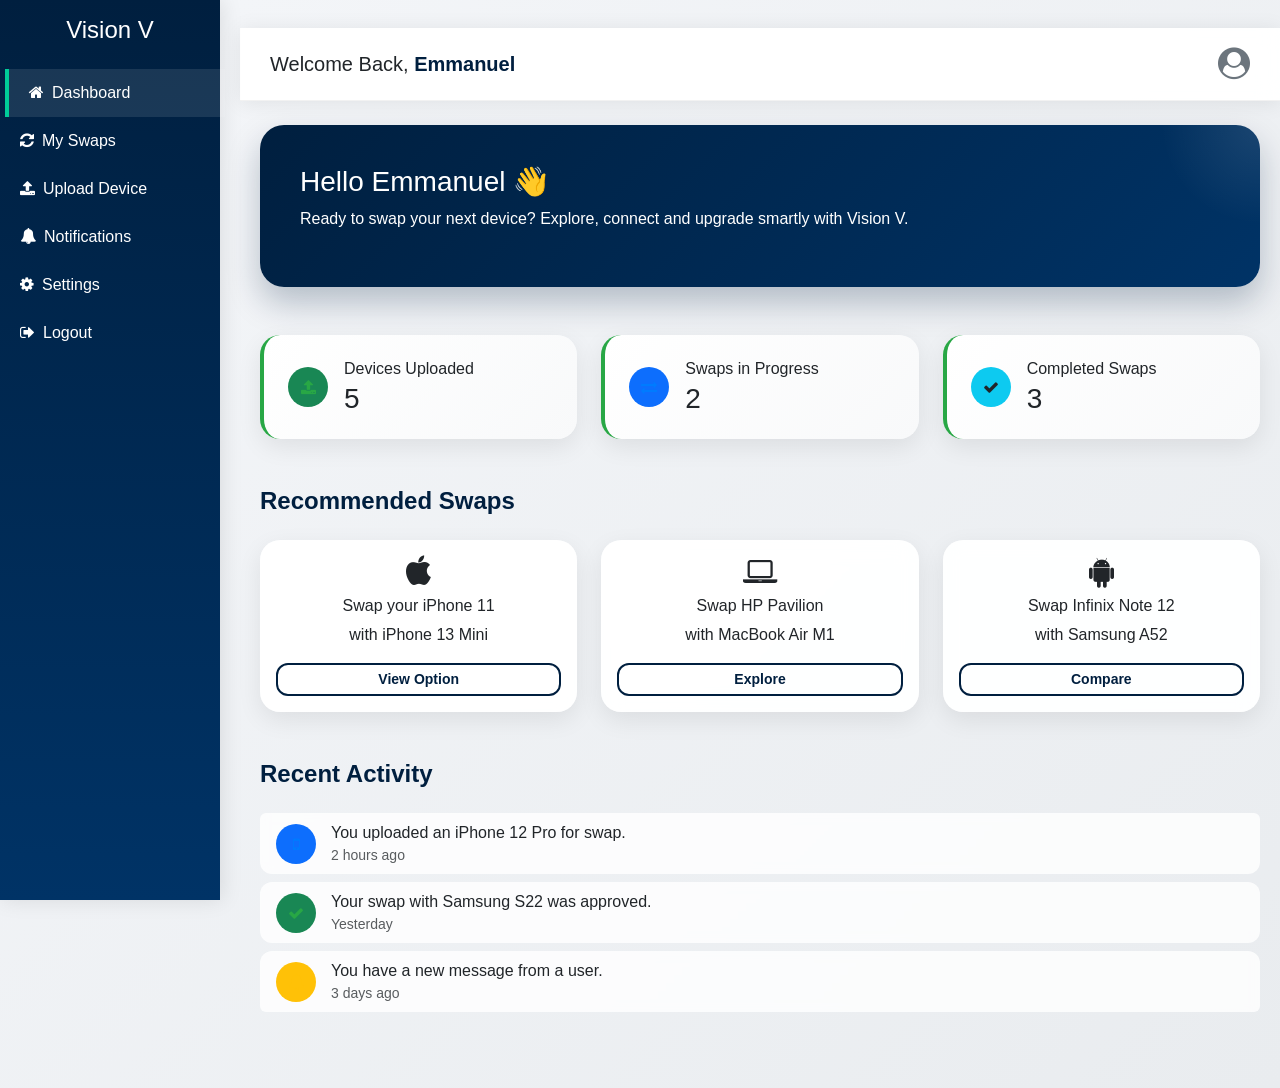
<file: home.html>
<!DOCTYPE html>
<html lang="en">
  <head>
    <meta charset="UTF-8" />
    <meta name="viewport" content="width=device-width, initial-scale=1" />
    <title>Dashboard | Vision V</title>
    <link
      href="https://cdn.jsdelivr.net/npm/bootstrap@5.3.2/dist/css/bootstrap.min.css"
      rel="stylesheet"
    />
    <link
      rel="stylesheet"
      href="https://maxcdn.bootstrapcdn.com/font-awesome/4.7.0/css/font-awesome.min.css"
    />
    <link rel="stylesheet" href="./style/index.css" />

    <style>
      body {
        background: linear-gradient(135deg, #f4f6f9 0%, #e9ecef 100%);
        font-family: "Segoe UI", sans-serif;
        margin: 0;
        padding: 0;
        min-height: 100vh;
      }

      .topbar {
        background: rgba(255, 255, 255, 0.95);
        backdrop-filter: blur(10px);
        padding: 20px 30px;
        box-shadow: 0 2px 20px rgba(0, 0, 0, 0.08);
        border-bottom: 1px solid rgba(0, 0, 0, 0.05);
        margin: -20px -20px 20px -20px;
      }

      .welcome-banner {
        background: linear-gradient(135deg, #001f3f 0%, #003366 100%);
        color: white;
        padding: 40px;
        border-radius: 1.5rem;
        margin-top: 20px;
        box-shadow: 0 1rem 2rem rgba(0, 31, 63, 0.25);
        position: relative;
        overflow: hidden;
      }

      .welcome-banner::before {
        content: "";
        position: absolute;
        top: 0;
        right: 0;
        width: 200px;
        height: 200px;
        background: radial-gradient(
          circle,
          rgba(255, 255, 255, 0.1) 0%,
          transparent 70%
        );
        border-radius: 50%;
        transform: translate(50%, -50%);
      }

      .card-box {
        border-radius: 1.25rem;
        box-shadow: 0 0.5rem 1.5rem rgba(0, 0, 0, 0.08);
        transition: all 0.3s ease;
        border: none;
        background: rgba(255, 255, 255, 0.95);
        backdrop-filter: blur(10px);
      }

      .card-box:hover {
        transform: translateY(-8px);
        box-shadow: 0 1rem 2.5rem rgba(0, 0, 0, 0.15);
      }

      .user-name {
        font-weight: 700;
        color: #001f3f;
      }

      .section-title {
        font-weight: 700;
        margin-bottom: 1.5rem;
        color: #001f3f;
        font-size: 1.5rem;
      }

      .stats-card {
        background: linear-gradient(135deg, #fff 0%, #f8f9fa 100%);
        border-left: 4px solid;
        transition: all 0.3s ease;
      }

      .stats-card:hover {
        transform: translateX(5px);
      }

      .stats-card:nth-child(1) {
        border-left-color: #28a745;
      }
      .stats-card:nth-child(2) {
        border-left-color: #007bff;
      }
      .stats-card:nth-child(3) {
        border-left-color: #17a2b8;
      }

      .btn-outline-primary {
        border: 2px solid #001f3f;
        color: #001f3f;
        border-radius: 0.75rem;
        font-weight: 600;
        transition: all 0.3s ease;
      }

      .btn-outline-primary:hover {
        background-color: #001f3f;
        border-color: #001f3f;
        transform: translateY(-2px);
        box-shadow: 0 0.5rem 1rem rgba(0, 31, 63, 0.3);
      }

      .list-group-item {
        border: none;
        border-radius: 0.75rem;
        margin-bottom: 0.5rem;
        background: rgba(255, 255, 255, 0.8);
        backdrop-filter: blur(5px);
        transition: all 0.3s ease;
      }

      .list-group-item:hover {
        background: rgba(255, 255, 255, 0.95);
        transform: translateX(5px);
      }

      .activity-icon {
        width: 40px;
        height: 40px;
        border-radius: 50%;
        display: inline-flex;
        align-items: center;
        justify-content: center;
        margin-right: 15px;
      }

      .activity-icon.bg-primary {
        background-color: rgba(0, 123, 255, 0.1);
        color: #007bff;
      }
      .activity-icon.bg-success {
        background-color: rgba(40, 167, 69, 0.1);
        color: #28a745;
      }
      .activity-icon.bg-warning {
        background-color: rgba(255, 193, 7, 0.1);
        color: #ffc107;
      }

      .sidebar {
        background: linear-gradient(180deg, #001f3f 0%, #003366 100%);
        box-shadow: 2px 0 20px rgba(0, 0, 0, 0.1);
      }

      .sidebar a:hover,
      .sidebar a.active {
        background: rgba(255, 255, 255, 0.1);
        border-left: 4px solid #00cc99;
        transform: translateX(5px);
      }

      @media (max-width: 768px) {
        .main {
          margin-left: 0;
        }
        .sidebar {
          position: relative;
          width: 100%;
          height: auto;
        }
        .welcome-banner {
          padding: 30px 20px;
        }
      }
    </style>
  </head>
  <body>
    <!-- Sidebar -->
    <nav class="sidebar">
      <div class="text-center mb-4">
        <h4>Vision V</h4>
      </div>
      <a href="home.html" class="active"
        ><i class="fa fa-home me-2"></i>Dashboard</a
      >
      <a href="swaps.html"><i class="fa fa-refresh me-2"></i>My Swaps</a>
      <a href="upload.html"><i class="fa fa-upload me-2"></i>Upload Device</a>
      <a href="notification.html"
        ><i class="fa fa-bell me-2"></i>Notifications</a
      >
      <a href="settings.html"><i class="fa fa-cog me-2"></i>Settings</a>
      <a href="#"><i class="fa fa-sign-out me-2"></i>Logout</a>
    </nav>

    <!-- Main Content -->
    <div class="main">
      <div
        class="topbar d-flex justify-content-between align-items-center mt-2"
      >
        <h5 class="mb-0">
          Welcome Back, <span class="user-name">Emmanuel</span>
        </h5>
        <i class="fa fa-user-circle fa-2x text-secondary"></i>
      </div>

      <!-- Welcome Banner -->
      <div class="welcome-banner mt-4">
        <h3>Hello Emmanuel 👋</h3>
        <p>
          Ready to swap your next device? Explore, connect and upgrade smartly
          with Vision V.
        </p>
      </div>

      <!-- Dashboard Summary -->
      <div class="row mt-4 g-4">
        <div class="col-md-4">
          <div class="card card-box stats-card p-4">
            <div class="d-flex align-items-center">
              <div class="activity-icon bg-success me-3">
                <i class="fa fa-upload"></i>
              </div>
              <div>
                <h6 class="mb-1">Devices Uploaded</h6>
                <h3 class="mb-0">5</h3>
              </div>
            </div>
          </div>
        </div>
        <div class="col-md-4">
          <div class="card card-box stats-card p-4">
            <div class="d-flex align-items-center">
              <div class="activity-icon bg-primary me-3">
                <i class="fa fa-exchange"></i>
              </div>
              <div>
                <h6 class="mb-1">Swaps in Progress</h6>
                <h3 class="mb-0">2</h3>
              </div>
            </div>
          </div>
        </div>
        <div class="col-md-4">
          <div class="card card-box stats-card p-4">
            <div class="d-flex align-items-center">
              <div class="activity-icon bg-info me-3">
                <i class="fa fa-check"></i>
              </div>
              <div>
                <h6 class="mb-1">Completed Swaps</h6>
                <h3 class="mb-0">3</h3>
              </div>
            </div>
          </div>
        </div>
      </div>

      <!-- Recommended Swaps -->
      <div class="mt-5">
        <h5 class="section-title">Recommended Swaps</h5>
        <div class="row g-4">
          <div class="col-md-4">
            <div class="card card-box p-3 text-center">
              <i class="fa fa-apple fa-2x text-dark mb-2"></i>
              <h6>Swap your iPhone 11</h6>
              <p>with iPhone 13 Mini</p>
              <button class="btn btn-outline-primary btn-sm">
                View Option
              </button>
            </div>
          </div>
          <div class="col-md-4">
            <div class="card card-box p-3 text-center">
              <i class="fa fa-laptop fa-2x text-dark mb-2"></i>
              <h6>Swap HP Pavilion</h6>
              <p>with MacBook Air M1</p>
              <button class="btn btn-outline-primary btn-sm">Explore</button>
            </div>
          </div>
          <div class="col-md-4">
            <div class="card card-box p-3 text-center">
              <i class="fa fa-android fa-2x text-dark mb-2"></i>
              <h6>Swap Infinix Note 12</h6>
              <p>with Samsung A52</p>
              <button class="btn btn-outline-primary btn-sm">Compare</button>
            </div>
          </div>
        </div>
      </div>

      <!-- Recent Activity -->
      <div class="mt-5 mb-5">
        <h5 class="section-title">Recent Activity</h5>
        <ul class="list-group">
          <li class="list-group-item d-flex align-items-center">
            <div class="activity-icon bg-primary">
              <i class="fa fa-mobile"></i>
            </div>
            <div class="flex-grow-1">
              You uploaded an iPhone 12 Pro for swap.
              <div class="text-muted small">2 hours ago</div>
            </div>
          </li>
          <li class="list-group-item d-flex align-items-center">
            <div class="activity-icon bg-success">
              <i class="fa fa-check"></i>
            </div>
            <div class="flex-grow-1">
              Your swap with Samsung S22 was approved.
              <div class="text-muted small">Yesterday</div>
            </div>
          </li>
          <li class="list-group-item d-flex align-items-center">
            <div class="activity-icon bg-warning">
              <i class="fa fa-bell"></i>
            </div>
            <div class="flex-grow-1">
              You have a new message from a user.
              <div class="text-muted small">3 days ago</div>
            </div>
          </li>
        </ul>
      </div>
    </div>
  </body>
</html>
</file>
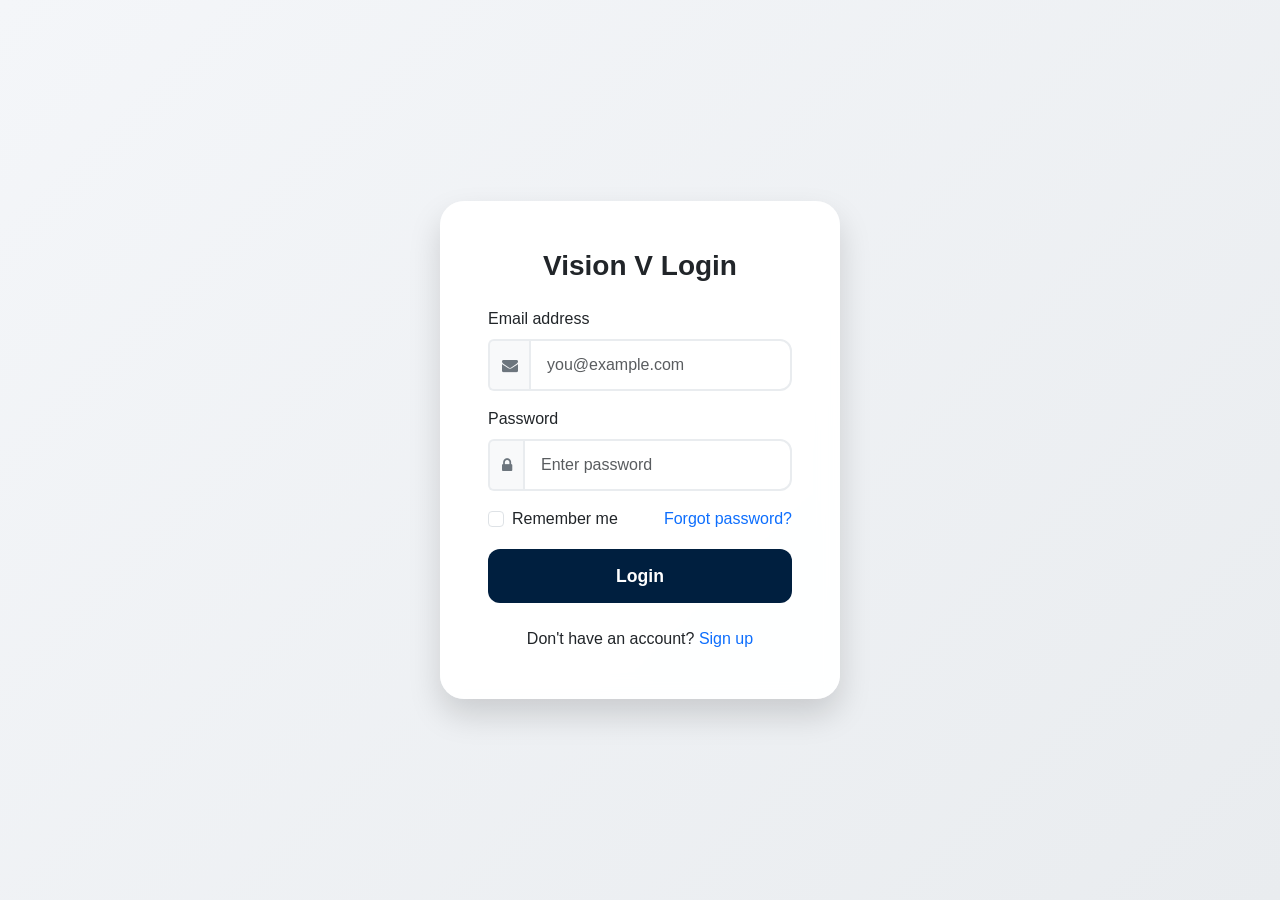
<file: login.html>
<!DOCTYPE html>
<html lang="en">
  <head>
    <meta charset="UTF-8" />
    <meta name="viewport" content="width=device-width, initial-scale=1" />
    <title>Login | Vision V</title>
    <link
      href="https://cdn.jsdelivr.net/npm/bootstrap@5.3.2/dist/css/bootstrap.min.css"
      rel="stylesheet"
    />
    <link
      rel="stylesheet"
      href="https://maxcdn.bootstrapcdn.com/font-awesome/4.7.0/css/font-awesome.min.css"
    />
    <style>
      body {
        background: linear-gradient(135deg, #f4f6f9 0%, #e9ecef 100%);
        font-family: "Segoe UI", sans-serif;
        margin: 0;
        padding: 0;
        min-height: 100vh;
      }
      .login-container {
        min-height: 100vh;
        display: flex;
        justify-content: center;
        align-items: center;
        padding: 2rem 1rem;
      }
      .card {
        border: none;
        border-radius: 1.5rem;
        box-shadow: 0 1rem 2rem rgba(0, 0, 0, 0.15);
        backdrop-filter: blur(10px);
        background: rgba(255, 255, 255, 0.95);
        transition: transform 0.3s ease, box-shadow 0.3s ease;
      }
      .card:hover {
        transform: translateY(-2px);
        box-shadow: 0 1.5rem 3rem rgba(0, 0, 0, 0.2);
      }
      .form-control {
        border-radius: 0.75rem;
        border: 2px solid #e9ecef;
        padding: 0.75rem 1rem;
        font-size: 1rem;
        transition: border-color 0.3s ease, box-shadow 0.3s ease;
      }
      .form-control:focus {
        border-color: #001f3f;
        box-shadow: 0 0 0 0.2rem rgba(0, 31, 63, 0.25);
      }
      .input-group-text {
        background: #f8f9fa;
        border: 2px solid #e9ecef;
        border-right: none;
        color: #6c757d;
      }
      .form-control:focus + .input-group-text,
      .input-group .form-control:focus ~ .input-group-text {
        border-color: #001f3f;
      }
      .btn-navy {
        background-color: #001f3f;
        color: #fff;
        border: none;
        border-radius: 0.75rem;
        padding: 0.875rem 2rem;
        font-weight: 600;
        font-size: 1.1rem;
        transition: all 0.3s ease;
        position: relative;
        overflow: hidden;
      }
      .btn-navy::before {
        content: "";
        position: absolute;
        top: 0;
        left: -100%;
        width: 100%;
        height: 100%;
        background: linear-gradient(
          90deg,
          transparent,
          rgba(255, 255, 255, 0.2),
          transparent
        );
        transition: left 0.5s ease;
      }
      .btn-navy:hover {
        background-color: #003366;
        transform: translateY(-1px);
        box-shadow: 0 0.5rem 1rem rgba(0, 31, 63, 0.3);
      }
      .btn-navy:hover::before {
        left: 100%;
      }
      .btn-navy:active {
        transform: translateY(0);
      }
      .form-check-input:checked {
        background-color: #001f3f;
        border-color: #001f3f;
      }
      .text-decoration-none:hover {
        text-decoration: underline !important;
      }
      .alert {
        border-radius: 0.75rem;
        border: none;
        font-weight: 500;
      }
      .error-message {
        font-size: 0.875rem;
        margin-top: 0.25rem;
      }
    </style>
  </head>
  <body>
    <div class="login-container">
      <div class="card p-4 p-md-5" style="max-width: 400px; width: 100%">
        <h3 class="text-center mb-4 fw-bold">Vision V Login</h3>

        <form id="login-form" action="home.html" novalidate>
          <div class="mb-3">
            <label for="email" class="form-label">Email address</label>
            <div class="input-group">
              <span class="input-group-text"
                ><i class="fa fa-envelope"></i
              ></span>
              <input
                type="email"
                class="form-control"
                id="email"
                placeholder="you@example.com"
                aria-describedby="email-error"
                required
              />
            </div>
            <div
              id="email-error"
              class="error-message text-danger"
              style="display: none"
            ></div>
          </div>

          <div class="mb-3">
            <label for="password" class="form-label">Password</label>
            <div class="input-group">
              <span class="input-group-text"><i class="fa fa-lock"></i></span>
              <input
                type="password"
                class="form-control"
                id="password"
                placeholder="Enter password"
                aria-describedby="password-error"
                required
              />
            </div>
            <div
              id="password-error"
              class="error-message text-danger"
              style="display: none"
            ></div>
          </div>

          <div class="d-flex justify-content-between mb-3">
            <div class="form-check">
              <input class="form-check-input" type="checkbox" id="remember" />
              <label class="form-check-label" for="remember">Remember me</label>
            </div>
            <a href="#" class="text-decoration-none">Forgot password?</a>
          </div>

          <div class="d-grid">
            <button type="submit" class="btn btn-navy" id="login-submit">
              Login
            </button>
          </div>
        </form>

        <p class="mt-4 mb-0 text-center">
          Don't have an account?
          <a href="signup.html" class="text-decoration-none">Sign up</a>
        </p>
      </div>
    </div>
    <script src="./js/validation.js"></script>
    <script src="./js/auth.js"></script>
    <script>
      // Login form validation and submission using localStorage
      document
        .getElementById("login-form")
        .addEventListener("submit", function (e) {
          e.preventDefault();
          clearErrors(this);

          const email = document.getElementById("email").value.trim();
          const password = document.getElementById("password").value.trim();

          let isValid = true;

          if (!validateEmail(email)) {
            showError("email", "Please enter a valid email address.");
            isValid = false;
          }

          if (password.length < 1) {
            showError("password", "Password is required.");
            isValid = false;
          }

          if (isValid) {
            try {
              const result = Auth.login(email, password);
              showSuccess(result.message + " Redirecting...");
              // Redirect after successful login
              setTimeout(() => {
                window.location.href = "home.html";
              }, 2000);
            } catch (error) {
              showGlobalError(error.message);
            }
          }
        });
    </script>
  </body>
</html>
</file>
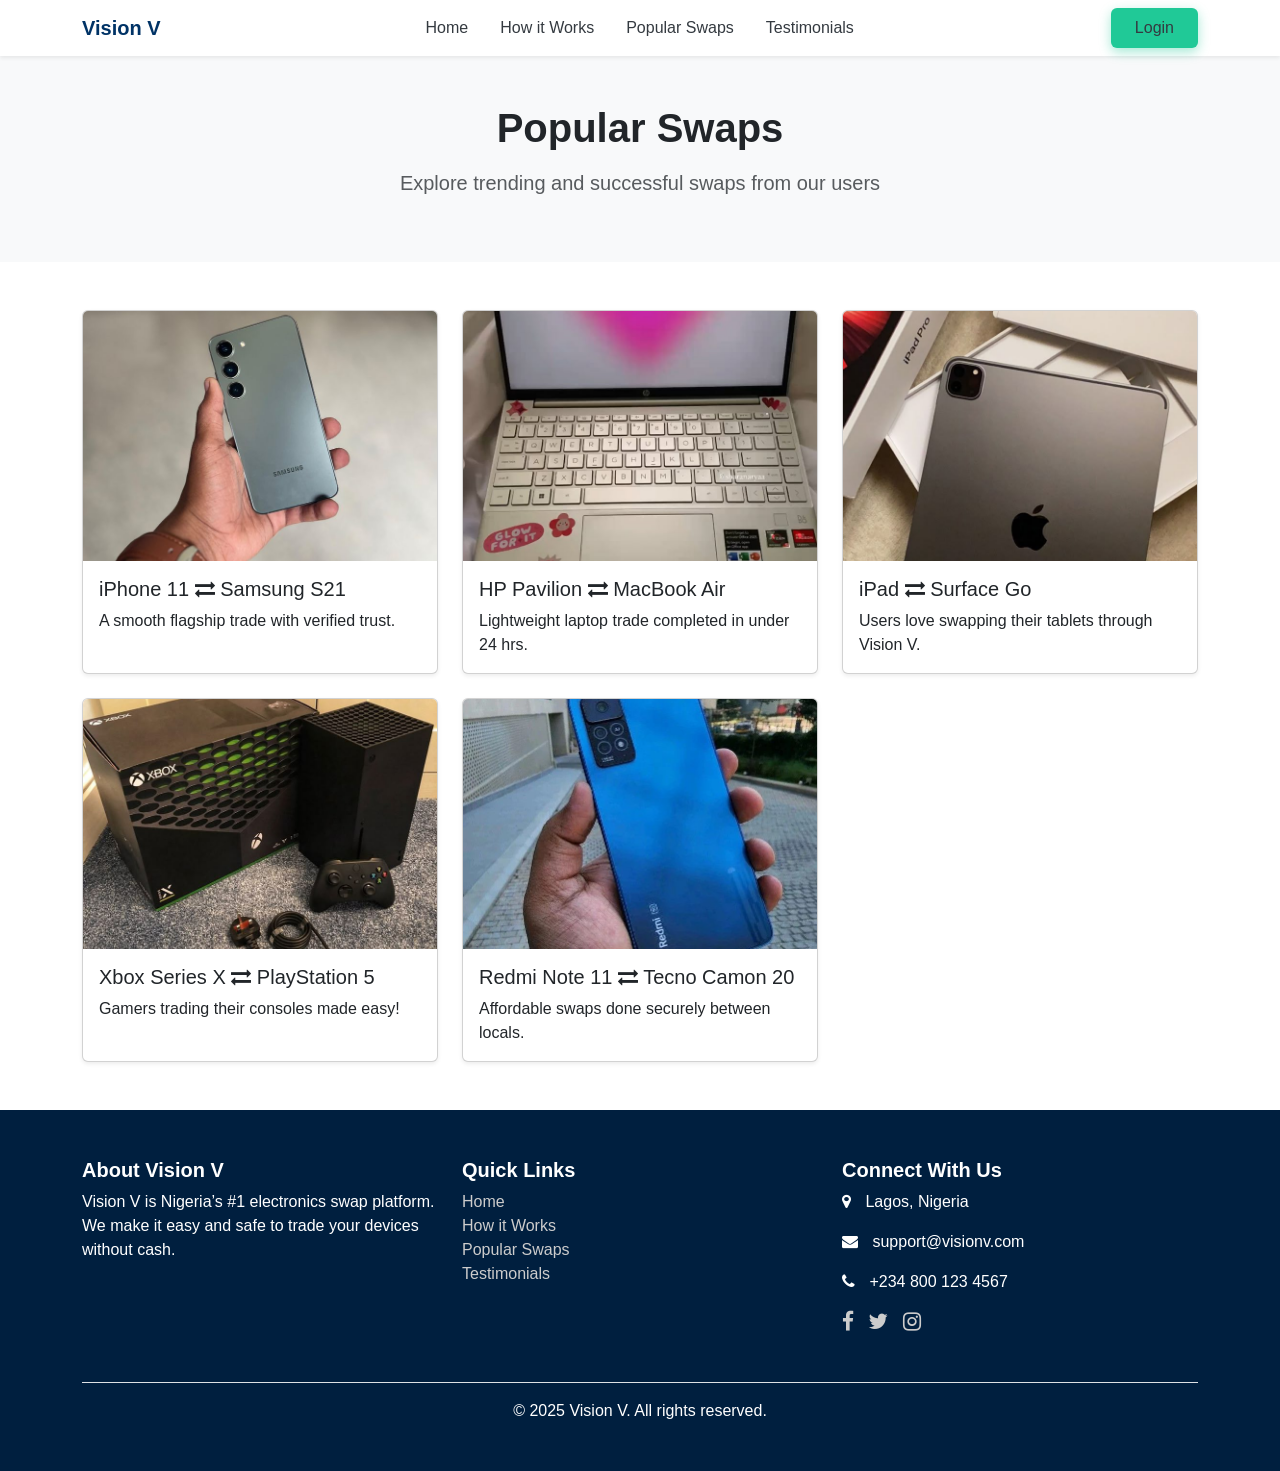
<file: popular.html>
<!DOCTYPE html>
<html lang="en">
  <head>
    <meta charset="UTF-8" />
    <meta name="viewport" content="width=device-width, initial-scale=1" />
    <title>Popular Swaps | Vision V</title>
    <link
      href="https://cdn.jsdelivr.net/npm/bootstrap@5.3.2/dist/css/bootstrap.min.css"
      rel="stylesheet"
    />
    <link
      rel="stylesheet"
      href="https://maxcdn.bootstrapcdn.com/font-awesome/4.7.0/css/font-awesome.min.css"
    />
    <link rel="stylesheet" href="./style/index.css" />
    <style>
      .swap-img {
        width: 100%;
        height: 250px;
        object-fit: cover;
      }
      .section-heading {
        font-weight: 700;
        color: var(--primary-color, #001f3f);
      }
    </style>
  </head>
  <body>
    <!-- Navbar -->
    <nav
      class="navbar navbar-expand-lg navbar-light bg-white shadow-sm sticky-top"
    >
      <div class="container">
        <a
          class="navbar-brand fw-bold"
          href="#"
          style="color: var(--primary-color)"
          >Vision V</a
        >

        <div class="navbar-collapse d-flex justify-content-between w-100">
          <ul class="navbar-nav navbar-nav-centered d-flex mx-auto">
            <li class="nav-item">
              <a class="nav-link active" href="index.html">Home</a>
            </li>
            <li class="nav-item">
              <a class="nav-link" href="how.html">How it Works</a>
            </li>
            <li class="nav-item">
              <a class="nav-link" href="popular.html">Popular Swaps</a>
            </li>
            <li class="nav-item">
              <a class="nav-link" href="test.html">Testimonials</a>
            </li>
          </ul>

          <ul class="navbar-nav ms-auto">
            <li class="nav-item">
              <a
                class="nav-link btn btn-accent px-4 py-2 ms-2"
                href="login.html"
                >Login</a
              >
            </li>
          </ul>
        </div>
      </div>
    </nav>

    <!-- Page Header -->
    <header class="py-5 text-center bg-light">
      <div class="container">
        <h1 class="fw-bold mb-3">Popular Swaps</h1>
        <p class="lead text-muted">
          Explore trending and successful swaps from our users
        </p>
      </div>
    </header>

    <!-- Swap Grid -->
    <section class="container my-5">
      <div class="row g-4">
        <!-- Card 1 -->
        <div class="col-md-4">
          <div class="card h-100 shadow-sm">
            <img
              src="./images/s22.jpg"
              class="card-img-top swap-img"
              alt="iPhone 11 to Samsung S21"
            />
            <div class="card-body">
              <h5 class="card-title">
                iPhone 11 <i class="fa fa-exchange mx-auto"></i> Samsung S21
              </h5>
              <p class="card-text">
                A smooth flagship trade with verified trust.
              </p>
            </div>
          </div>
        </div>

        <!-- Card 2 -->
        <div class="col-md-4">
          <div class="card h-100 shadow-sm">
            <img
              src="./images/hppc.jpg"
              class="card-img-top swap-img"
              alt="HP Pavilion to MacBook"
            />
            <div class="card-body">
              <h5 class="card-title">
                HP Pavilion <i class="fa fa-exchange mx-auto"></i> MacBook Air
              </h5>
              <p class="card-text">
                Lightweight laptop trade completed in under 24 hrs.
              </p>
            </div>
          </div>
        </div>

        <!-- Card 3 -->
        <div class="col-md-4">
          <div class="card h-100 shadow-sm">
            <img
              src="./images/ipad.jpg"
              class="card-img-top swap-img"
              alt="iPad to Surface Go"
            />
            <div class="card-body">
              <h5 class="card-title">
                iPad <i class="fa fa-exchange mx-auto"></i> Surface Go
              </h5>
              <p class="card-text">
                Users love swapping their tablets through Vision V.
              </p>
            </div>
          </div>
        </div>

        <!-- Add More Cards -->
        <div class="col-md-4">
          <div class="card h-100 shadow-sm">
            <img
              src="./images/xbox.jpg"
              class="card-img-top swap-img"
              alt="Xbox to PS5"
            />
            <div class="card-body">
              <h5 class="card-title">
                Xbox Series X <i class="fa fa-exchange mx-auto"></i> PlayStation
                5
              </h5>
              <p class="card-text">Gamers trading their consoles made easy!</p>
            </div>
          </div>
        </div>

        <div class="col-md-4">
          <div class="card h-100 shadow-sm">
            <img
              src="./images/red.jpg"
              class="card-img-top swap-img"
              alt="Redmi to Tecno Camon"
            />
            <div class="card-body">
              <h5 class="card-title">
                Redmi Note 11 <i class="fa fa-exchange mx-auto"></i> Tecno Camon
                20
              </h5>
              <p class="card-text">
                Affordable swaps done securely between locals.
              </p>
            </div>
          </div>
        </div>
      </div>
    </section>

    <!-- Footer -->
    <footer class="footer">
      <div class="container text-center text-md-start">
        <div class="row">
          <div class="col-md-4 mb-4">
            <h5 class="fw-bold">About Vision V</h5>
            <p>
              Vision V is Nigeria’s #1 electronics swap platform. We make it
              easy and safe to trade your devices without cash.
            </p>
          </div>
          <div class="col-md-4 mb-4">
            <h5 class="fw-bold">Quick Links</h5>
            <ul class="list-unstyled">
              <li class="nav-item">
                <a class="nav-link active" href="index.html">Home</a>
              </li>
              <li class="nav-item">
                <a class="nav-link" href="how.html">How it Works</a>
              </li>
              <li class="nav-item">
                <a class="nav-link" href="popular.html">Popular Swaps</a>
              </li>
              <li class="nav-item">
                <a class="nav-link" href="test.html">Testimonials</a>
              </li>
            </ul>
          </div>
          <div class="col-md-4 mb-4">
            <h5 class="fw-bold">Connect With Us</h5>
            <p><i class="fa fa-map-marker"></i> Lagos, Nigeria</p>
            <p><i class="fa fa-envelope"></i> support@visionv.com</p>
            <p><i class="fa fa-phone"></i> +234 800 123 4567</p>
            <div>
              <a href="#"><i class="fa fa-facebook fa-lg"></i></a>
              <a href="#"><i class="fa fa-twitter fa-lg"></i></a>
              <a href="#"><i class="fa fa-instagram fa-lg"></i></a>
            </div>
          </div>
        </div>
        <div class="text-center pt-3 border-top mt-4">
          <p class="mb-0">&copy; 2025 Vision V. All rights reserved.</p>
        </div>
      </div>
    </footer>

    <script src="https://cdn.jsdelivr.net/npm/bootstrap@5.3.2/dist/js/bootstrap.bundle.min.js"></script>
  </body>
</html>
</file>
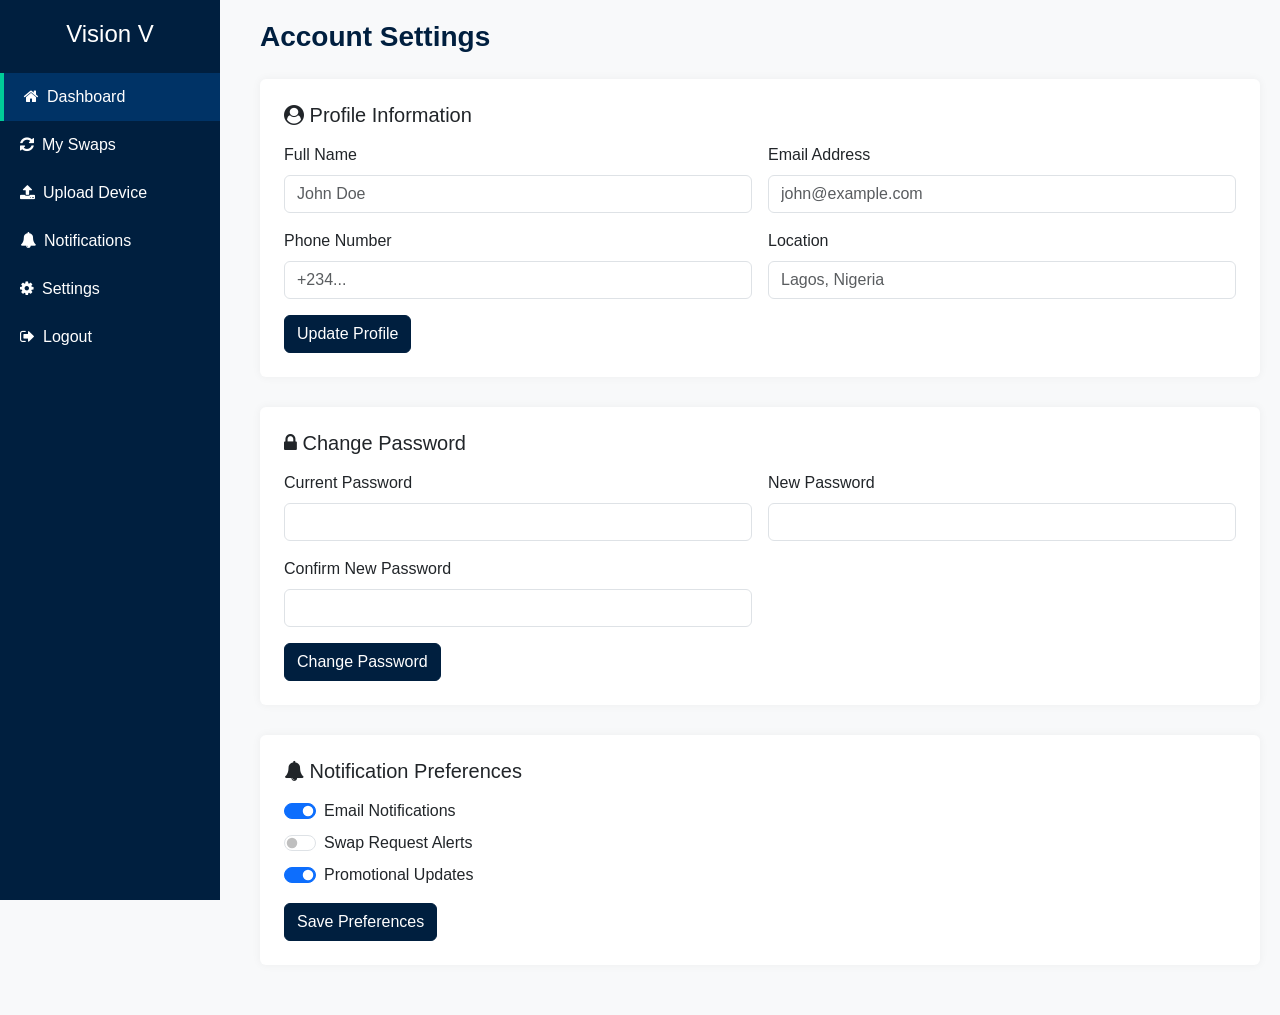
<file: settings.html>
<!DOCTYPE html>
<html lang="en">
  <head>
    <meta charset="UTF-8" />
    <meta name="viewport" content="width=device-width, initial-scale=1" />
    <title>Settings | Vision V</title>
    <link
      href="https://cdn.jsdelivr.net/npm/bootstrap@5.3.2/dist/css/bootstrap.min.css"
      rel="stylesheet"
    />
    <link
      rel="stylesheet"
      href="https://maxcdn.bootstrapcdn.com/font-awesome/4.7.0/css/font-awesome.min.css"
    />
    <link rel="stylesheet" href="./style/index.css" />

    <style>
      body {
        font-family: "Segoe UI", sans-serif;
        background-color: #f8f9fa;
      }

      .sidebar {
        height: 100vh;
        background-color: #001f3f;
        padding-top: 20px;
        position: fixed;
        width: 220px;
        color: #fff;
      }

      .sidebar .nav-link {
        color: #ccc;
        margin-bottom: 10px;
      }

      .sidebar .nav-link.active,
      .sidebar .nav-link:hover {
        color: #fff;
        background-color: #004080;
        border-radius: 5px;
      }

      .main {
        margin-left: 240px;
        padding: 20px;
      }

      .nav-header {
        font-size: 1.2rem;
        font-weight: 600;
        color: #fff;
        margin-bottom: 2rem;
        text-align: center;
      }

      .section-title {
        font-weight: 600;
        margin-bottom: 25px;
        color: #001f3f;
      }

      .form-control,
      .form-check-input {
        box-shadow: none !important;
      }

      .card {
        border: none;
        margin-bottom: 30px;
        box-shadow: 0 0 10px rgba(0, 0, 0, 0.05);
      }

      .btn-primary {
        background-color: #001f3f;
        border-color: #001f3f;
      }

      .btn-primary:hover {
        background-color: #004080;
      }

      @media (max-width: 768px) {
        .sidebar {
          display: none;
        }
        .main {
          margin-left: 0;
        }
      }
    </style>
  </head>
  <body>
    <!-- Sidebar -->
    <nav class="sidebar">
      <div class="text-center mb-4">
        <h4>Vision V</h4>
      </div>
      <a href="home.html" class="active"
        ><i class="fa fa-home me-2"></i>Dashboard</a
      >
      <a href="swaps.html"><i class="fa fa-refresh me-2"></i>My Swaps</a>
      <a href="upload.html"><i class="fa fa-upload me-2"></i>Upload Device</a>
      <a href="notification.html"
        ><i class="fa fa-bell me-2"></i>Notifications</a
      >
      <a href="settings.html"><i class="fa fa-cog me-2"></i>Settings</a>
      <a href="index.html"><i class="fa fa-sign-out me-2"></i>Logout</a>
    </nav>

    <!-- Main Content -->
    <div class="main">
      <h3 class="section-title">Account Settings</h3>

      <!-- Profile Info -->
      <div class="card p-4">
        <h5 class="mb-3">
          <i class="fa fa-user-circle"></i> Profile Information
        </h5>
        <form id="profile-form" novalidate>
          <div class="row g-3">
            <div class="col-md-6">
              <label for="fullName" class="form-label">Full Name</label>
              <input
                type="text"
                id="fullName"
                class="form-control"
                placeholder="John Doe"
                aria-describedby="fullName-error"
                required
              />
              <div
                id="fullName-error"
                class="error-message text-danger"
                style="display: none"
              ></div>
            </div>
            <div class="col-md-6">
              <label for="email" class="form-label">Email Address</label>
              <input
                type="email"
                id="email"
                class="form-control"
                placeholder="john@example.com"
                aria-describedby="email-error"
                required
              />
              <div
                id="email-error"
                class="error-message text-danger"
                style="display: none"
              ></div>
            </div>
            <div class="col-md-6">
              <label for="phone" class="form-label">Phone Number</label>
              <input
                type="text"
                id="phone"
                class="form-control"
                placeholder="+234..."
                aria-describedby="phone-error"
                required
              />
              <div
                id="phone-error"
                class="error-message text-danger"
                style="display: none"
              ></div>
            </div>
            <div class="col-md-6">
              <label for="location" class="form-label">Location</label>
              <input
                type="text"
                id="location"
                class="form-control"
                placeholder="Lagos, Nigeria"
                aria-describedby="location-error"
                required
              />
              <div
                id="location-error"
                class="error-message text-danger"
                style="display: none"
              ></div>
            </div>
          </div>
          <button
            type="submit"
            class="btn btn-primary mt-3"
            id="profile-submit"
          >
            Update Profile
          </button>
        </form>
      </div>

      <!-- Change Password -->
      <div class="card p-4">
        <h5 class="mb-3"><i class="fa fa-lock"></i> Change Password</h5>
        <form id="password-form" novalidate>
          <div class="row g-3">
            <div class="col-md-6">
              <label for="currentPassword" class="form-label"
                >Current Password</label
              >
              <input
                type="password"
                id="currentPassword"
                class="form-control"
                aria-describedby="currentPassword-error"
                required
              />
              <div
                id="currentPassword-error"
                class="error-message text-danger"
                style="display: none"
              ></div>
            </div>
            <div class="col-md-6">
              <label for="newPassword" class="form-label">New Password</label>
              <input
                type="password"
                id="newPassword"
                class="form-control"
                aria-describedby="newPassword-error"
                required
              />
              <div
                id="newPassword-error"
                class="error-message text-danger"
                style="display: none"
              ></div>
            </div>
            <div class="col-md-6">
              <label for="confirmPassword" class="form-label"
                >Confirm New Password</label
              >
              <input
                type="password"
                id="confirmPassword"
                class="form-control"
                aria-describedby="confirmPassword-error"
                required
              />
              <div
                id="confirmPassword-error"
                class="error-message text-danger"
                style="display: none"
              ></div>
            </div>
          </div>
          <button
            type="submit"
            class="btn btn-primary mt-3"
            id="password-submit"
          >
            Change Password
          </button>
        </form>
      </div>

      <!-- Notification Settings -->
      <div class="card p-4">
        <h5 class="mb-3">
          <i class="fa fa-bell"></i> Notification Preferences
        </h5>
        <form id="notification-form" novalidate>
          <div class="form-check form-switch mb-2">
            <input
              class="form-check-input"
              type="checkbox"
              id="emailNotif"
              checked
            />
            <label class="form-check-label" for="emailNotif"
              >Email Notifications</label
            >
          </div>
          <div class="form-check form-switch mb-2">
            <input class="form-check-input" type="checkbox" id="swapNotif" />
            <label class="form-check-label" for="swapNotif"
              >Swap Request Alerts</label
            >
          </div>
          <div class="form-check form-switch mb-2">
            <input
              class="form-check-input"
              type="checkbox"
              id="promoNotif"
              checked
            />
            <label class="form-check-label" for="promoNotif"
              >Promotional Updates</label
            >
          </div>
          <button
            type="submit"
            class="btn btn-primary mt-2"
            id="notification-submit"
          >
            Save Preferences
          </button>
        </form>
      </div>
    </div>
    <script src="./js/validation.js"></script>
    <script>
      // Profile form validation and AJAX submission
      document
        .getElementById("profile-form")
        .addEventListener("submit", function (e) {
          e.preventDefault();
          clearErrors(this);

          const fullName = document.getElementById("fullName").value.trim();
          const email = document.getElementById("email").value.trim();
          const phone = document.getElementById("phone").value.trim();
          const location = document.getElementById("location").value.trim();

          let isValid = true;

          if (fullName.length < 2) {
            showError("fullName", "Full name must be at least 2 characters.");
            isValid = false;
          }

          if (!validateEmail(email)) {
            showError("email", "Please enter a valid email address.");
            isValid = false;
          }

          if (!validatePhone(phone)) {
            showError(
              "phone",
              "Please enter a valid Nigerian phone number (e.g., +2348012345678)."
            );
            isValid = false;
          }

          if (location.length < 2) {
            showError("location", "Location must be at least 2 characters.");
            isValid = false;
          }

          if (isValid) {
            submitForm(this, "/api/profile", function (data) {
              showSuccess("Profile updated successfully!");
            });
          }
        });

      // Password form validation and AJAX submission
      document
        .getElementById("password-form")
        .addEventListener("submit", function (e) {
          e.preventDefault();
          clearErrors(this);

          const currentPassword = document
            .getElementById("currentPassword")
            .value.trim();
          const newPassword = document
            .getElementById("newPassword")
            .value.trim();
          const confirmPassword = document
            .getElementById("confirmPassword")
            .value.trim();

          let isValid = true;

          if (currentPassword.length < 1) {
            showError("currentPassword", "Current password is required.");
            isValid = false;
          }

          if (!validatePassword(newPassword)) {
            showError(
              "newPassword",
              "Password must be at least 8 characters with uppercase, lowercase, and number."
            );
            isValid = false;
          }

          if (!passwordsMatch(newPassword, confirmPassword)) {
            showError("confirmPassword", "Passwords do not match.");
            isValid = false;
          }

          if (isValid) {
            submitForm(this, "/api/change-password", function (data) {
              showSuccess("Password changed successfully!");
              document.getElementById("password-form").reset();
            });
          }
        });

      // Notification form validation and AJAX submission
      document
        .getElementById("notification-form")
        .addEventListener("submit", function (e) {
          e.preventDefault();
          clearErrors(this);

          // No specific validation needed for checkboxes, just submit
          submitForm(this, "/api/notifications", function (data) {
            showSuccess("Notification preferences saved!");
          });
        });
    </script>
  </body>
</html>
</file>
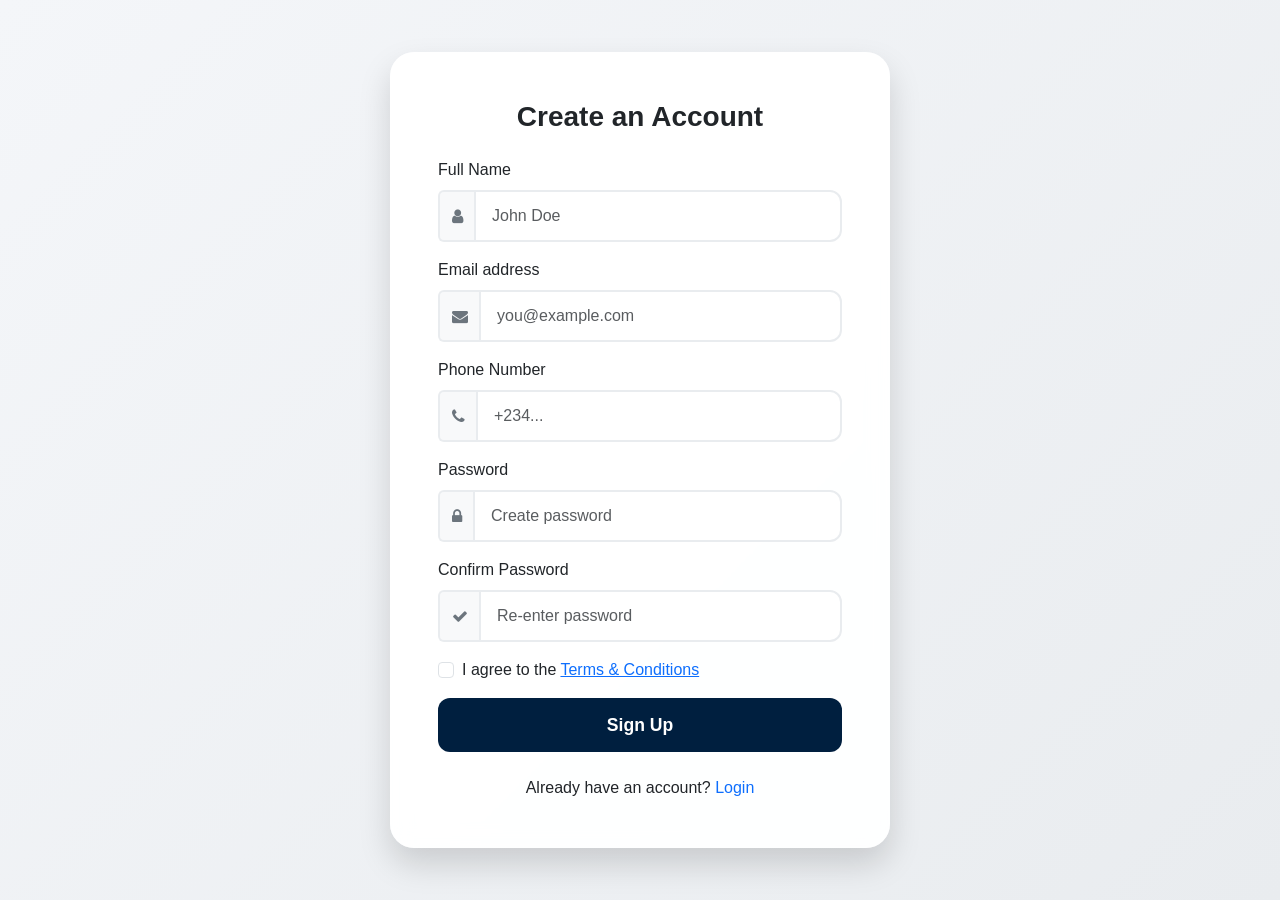
<file: signup.html>
<!DOCTYPE html>
<html lang="en">
  <head>
    <meta charset="UTF-8" />
    <meta name="viewport" content="width=device-width, initial-scale=1" />
    <title>Sign Up | Vision V</title>
    <link
      href="https://cdn.jsdelivr.net/npm/bootstrap@5.3.2/dist/css/bootstrap.min.css"
      rel="stylesheet"
    />
    <link
      rel="stylesheet"
      href="https://maxcdn.bootstrapcdn.com/font-awesome/4.7.0/css/font-awesome.min.css"
    />
    <style>
      body {
        background: linear-gradient(135deg, #f4f6f9 0%, #e9ecef 100%);
        font-family: "Segoe UI", sans-serif;
        margin: 0;
        padding: 0;
        min-height: 100vh;
      }
      .signup-container {
        min-height: 100vh;
        display: flex;
        justify-content: center;
        align-items: center;
        padding: 2rem 1rem;
      }
      .card {
        border: none;
        border-radius: 1.5rem;
        box-shadow: 0 1rem 2rem rgba(0, 0, 0, 0.15);
        backdrop-filter: blur(10px);
        background: rgba(255, 255, 255, 0.95);
        transition: transform 0.3s ease, box-shadow 0.3s ease;
      }
      .card:hover {
        transform: translateY(-2px);
        box-shadow: 0 1.5rem 3rem rgba(0, 0, 0, 0.2);
      }
      .form-control {
        border-radius: 0.75rem;
        border: 2px solid #e9ecef;
        padding: 0.75rem 1rem;
        font-size: 1rem;
        transition: border-color 0.3s ease, box-shadow 0.3s ease;
      }
      .form-control:focus {
        border-color: #001f3f;
        box-shadow: 0 0 0 0.2rem rgba(0, 31, 63, 0.25);
      }
      .input-group-text {
        background: #f8f9fa;
        border: 2px solid #e9ecef;
        border-right: none;
        color: #6c757d;
      }
      .form-control:focus + .input-group-text,
      .input-group .form-control:focus ~ .input-group-text {
        border-color: #001f3f;
      }
      .btn-navy {
        background-color: #001f3f;
        color: #fff;
        border: none;
        border-radius: 0.75rem;
        padding: 0.875rem 2rem;
        font-weight: 600;
        font-size: 1.1rem;
        transition: all 0.3s ease;
        position: relative;
        overflow: hidden;
      }
      .btn-navy::before {
        content: "";
        position: absolute;
        top: 0;
        left: -100%;
        width: 100%;
        height: 100%;
        background: linear-gradient(
          90deg,
          transparent,
          rgba(255, 255, 255, 0.2),
          transparent
        );
        transition: left 0.5s ease;
      }
      .btn-navy:hover {
        background-color: #003366;
        transform: translateY(-1px);
        box-shadow: 0 0.5rem 1rem rgba(0, 31, 63, 0.3);
      }
      .btn-navy:hover::before {
        left: 100%;
      }
      .btn-navy:active {
        transform: translateY(0);
      }
      .form-check-input:checked {
        background-color: #001f3f;
        border-color: #001f3f;
      }
      .text-decoration-none:hover {
        text-decoration: underline !important;
      }
      .alert {
        border-radius: 0.75rem;
        border: none;
        font-weight: 500;
      }
      .error-message {
        font-size: 0.875rem;
        margin-top: 0.25rem;
      }
    </style>
  </head>
  <body>
    <div class="signup-container">
      <div class="card p-4 p-md-5" style="max-width: 500px; width: 100%">
        <h3 class="text-center mb-4 fw-bold">Create an Account</h3>

        <form id="signup-form" action="home.html" novalidate>
          <div class="mb-3">
            <label for="name" class="form-label">Full Name</label>
            <div class="input-group">
              <span class="input-group-text"><i class="fa fa-user"></i></span>
              <input
                type="text"
                class="form-control"
                id="name"
                name="name"
                placeholder="John Doe"
                aria-describedby="name-error"
                required
              />
            </div>
            <div
              id="name-error"
              class="error-message text-danger"
              style="display: none"
            ></div>
          </div>

          <div class="mb-3">
            <label for="email" class="form-label">Email address</label>
            <div class="input-group">
              <span class="input-group-text"
                ><i class="fa fa-envelope"></i
              ></span>
              <input
                type="email"
                class="form-control"
                id="email"
                name="email"
                placeholder="you@example.com"
                aria-describedby="email-error"
                required
              />
            </div>
            <div
              id="email-error"
              class="error-message text-danger"
              style="display: none"
            ></div>
          </div>

          <div class="mb-3">
            <label for="phone" class="form-label">Phone Number</label>
            <div class="input-group">
              <span class="input-group-text"><i class="fa fa-phone"></i></span>
              <input
                type="tel"
                class="form-control"
                id="phone"
                name="phone"
                placeholder="+234..."
                aria-describedby="phone-error"
                required
              />
            </div>
            <div
              id="phone-error"
              class="error-message text-danger"
              style="display: none"
            ></div>
          </div>

          <div class="mb-3">
            <label for="password" class="form-label">Password</label>
            <div class="input-group">
              <span class="input-group-text"><i class="fa fa-lock"></i></span>
              <input
                type="password"
                class="form-control"
                id="password"
                name="password"
                placeholder="Create password"
                aria-describedby="password-error"
                required
              />
            </div>
            <div
              id="password-error"
              class="error-message text-danger"
              style="display: none"
            ></div>
          </div>

          <div class="mb-3">
            <label for="confirmPassword" class="form-label"
              >Confirm Password</label
            >
            <div class="input-group">
              <span class="input-group-text"><i class="fa fa-check"></i></span>
              <input
                type="password"
                class="form-control"
                id="confirmPassword"
                name="confirmPassword"
                placeholder="Re-enter password"
                aria-describedby="confirmPassword-error"
                required
              />
            </div>
            <div
              id="confirmPassword-error"
              class="error-message text-danger"
              style="display: none"
            ></div>
          </div>

          <div class="form-check mb-3">
            <input
              class="form-check-input"
              type="checkbox"
              id="terms"
              required
            />
            <label class="form-check-label" for="terms">
              I agree to the <a href="#">Terms & Conditions</a>
            </label>
          </div>

          <div class="d-grid">
            <button type="submit" class="btn btn-navy" id="signup-submit">
              Sign Up
            </button>
          </div>
        </form>

        <p class="mt-4 mb-0 text-center">
          Already have an account?
          <a href="login.html" class="text-decoration-none">Login</a>
        </p>
      </div>
    </div>
    <script src="./js/validation.js"></script>
    <script src="./js/auth.js"></script>
    <script>
      // Signup form validation and submission using localStorage
      document
        .getElementById("signup-form")
        .addEventListener("submit", function (e) {
          e.preventDefault();
          clearErrors(this);

          const name = document.getElementById("name").value.trim();
          const email = document.getElementById("email").value.trim();
          const phone = document.getElementById("phone").value.trim();
          const password = document.getElementById("password").value.trim();
          const confirmPassword = document
            .getElementById("confirmPassword")
            .value.trim();
          const terms = document.getElementById("terms").checked;

          let isValid = true;

          if (name.length < 2) {
            showError("name", "Full name must be at least 2 characters.");
            isValid = false;
          }

          if (!validateEmail(email)) {
            showError("email", "Please enter a valid email address.");
            isValid = false;
          }

          if (!validatePhone(phone)) {
            showError(
              "phone",
              "Please enter a valid Nigerian phone number (e.g., +2348012345678)."
            );
            isValid = false;
          }

          if (!validatePassword(password)) {
            showError(
              "password",
              "Password must be at least 8 characters with uppercase, lowercase, and number."
            );
            isValid = false;
          }

          if (!passwordsMatch(password, confirmPassword)) {
            showError("confirmPassword", "Passwords do not match.");
            isValid = false;
          }

          if (!terms) {
            showError("terms", "You must agree to the Terms & Conditions.");
            isValid = false;
          }

          if (isValid) {
            try {
              const result = Auth.signup({ name, email, phone, password });
              showSuccess(result.message + " Redirecting to login...");
              // Redirect after successful signup
              setTimeout(() => {
                window.location.href = "login.html";
              }, 2000);
            } catch (error) {
              showGlobalError(error.message);
            }
          }
        });
    </script>
  </body>
</html>
</file>
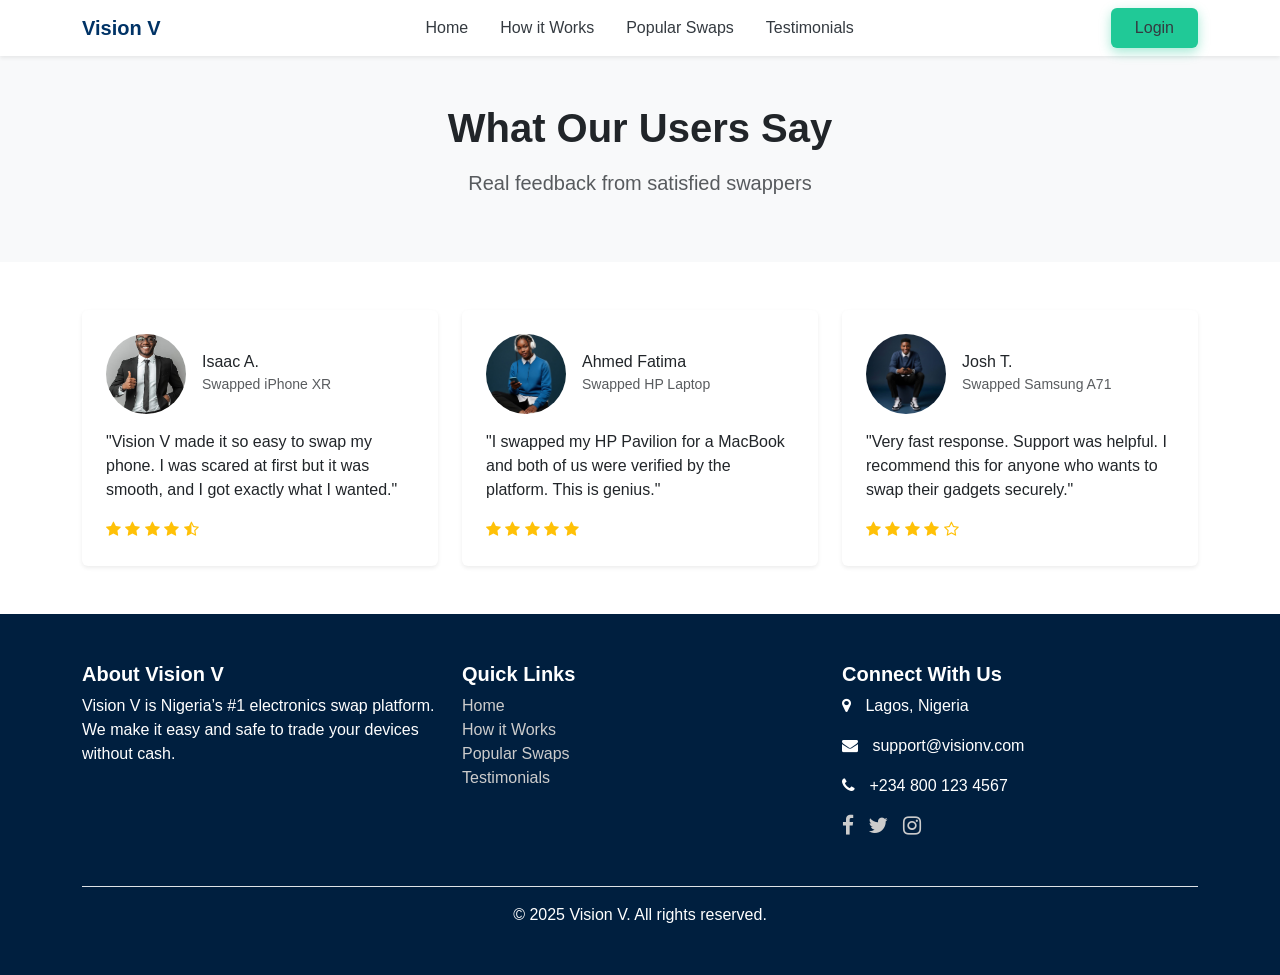
<file: test.html>
<!DOCTYPE html>
<html lang="en">
  <head>
    <meta charset="UTF-8" />
    <meta name="viewport" content="width=device-width, initial-scale=1" />
    <title>Testimonials | Vision V</title>
    <link
      href="https://cdn.jsdelivr.net/npm/bootstrap@5.3.2/dist/css/bootstrap.min.css"
      rel="stylesheet"
    />
    <link
      href="https://maxcdn.bootstrapcdn.com/font-awesome/4.7.0/css/font-awesome.min.css"
      rel="stylesheet"
    />
    <link rel="stylesheet" href="./style/index.css" />
    <style>
      .testimonial-img {
        width: 80px;
        height: 80px;
        object-fit: cover;
        border-radius: 50%;
      }
      .card {
        border: none;
      }
      .star {
        color: #ffc107;
      }
    </style>
  </head>
  <body>
    <!-- Navbar -->
    <nav
      class="navbar navbar-expand-lg navbar-light bg-white shadow-sm sticky-top"
    >
      <div class="container">
        <a
          class="navbar-brand fw-bold"
          href="#"
          style="color: var(--primary-color)"
          >Vision V</a
        >

        <div class="navbar-collapse d-flex justify-content-between w-100">
          <ul class="navbar-nav navbar-nav-centered d-flex mx-auto">
            <li class="nav-item">
              <a class="nav-link active" href="index.html">Home</a>
            </li>
            <li class="nav-item">
              <a class="nav-link" href="how.html">How it Works</a>
            </li>
            <li class="nav-item">
              <a class="nav-link" href="popular.html">Popular Swaps</a>
            </li>
            <li class="nav-item">
              <a class="nav-link" href="test.html">Testimonials</a>
            </li>
          </ul>

          <ul class="navbar-nav ms-auto">
            <li class="nav-item">
              <a
                class="nav-link btn btn-accent px-4 py-2 ms-2"
                href="login.html"
                >Login</a
              >
            </li>
          </ul>
        </div>
      </div>
    </nav>

    <!-- Page Heading -->
    <header class="py-5 text-center bg-light">
      <div class="container">
        <h1 class="fw-bold mb-3">What Our Users Say</h1>
        <p class="lead text-muted">Real feedback from satisfied swappers</p>
      </div>
    </header>

    <!-- Testimonial Cards -->
    <section class="container my-5">
      <div class="row g-4">
        <!-- Testimonial 1 -->
        <div class="col-md-4">
          <div class="card shadow-sm p-4 h-100">
            <div class="d-flex align-items-center mb-3">
              <img
                src="./images/user1.jpg"
                class="testimonial-img me-3"
                alt="User 1"
              />
              <div>
                <h6 class="mb-0">Isaac A.</h6>
                <small class="text-muted">Swapped iPhone XR</small>
              </div>
            </div>
            <p>
              "Vision V made it so easy to swap my phone. I was scared at first
              but it was smooth, and I got exactly what I wanted."
            </p>
            <div>
              <i class="fa fa-star star"></i>
              <i class="fa fa-star star"></i>
              <i class="fa fa-star star"></i>
              <i class="fa fa-star star"></i>
              <i class="fa fa-star-half-o star"></i>
            </div>
          </div>
        </div>

        <!-- Testimonial 2 -->
        <div class="col-md-4">
          <div class="card shadow-sm p-4 h-100">
            <div class="d-flex align-items-center mb-3">
              <img
                src="./images/user2.jpg"
                class="testimonial-img me-3"
                alt="User 2"
              />
              <div>
                <h6 class="mb-0">Ahmed Fatima</h6>
                <small class="text-muted">Swapped HP Laptop</small>
              </div>
            </div>
            <p>
              "I swapped my HP Pavilion for a MacBook and both of us were
              verified by the platform. This is genius."
            </p>
            <div>
              <i class="fa fa-star star"></i>
              <i class="fa fa-star star"></i>
              <i class="fa fa-star star"></i>
              <i class="fa fa-star star"></i>
              <i class="fa fa-star star"></i>
            </div>
          </div>
        </div>

        <!-- Testimonial 3 -->
        <div class="col-md-4">
          <div class="card shadow-sm p-4 h-100">
            <div class="d-flex align-items-center mb-3">
              <img
                src="./images/user3.jpg"
                class="testimonial-img me-3"
                alt="User 3"
              />
              <div>
                <h6 class="mb-0">Josh T.</h6>
                <small class="text-muted">Swapped Samsung A71</small>
              </div>
            </div>
            <p>
              "Very fast response. Support was helpful. I recommend this for
              anyone who wants to swap their gadgets securely."
            </p>
            <div>
              <i class="fa fa-star star"></i>
              <i class="fa fa-star star"></i>
              <i class="fa fa-star star"></i>
              <i class="fa fa-star star"></i>
              <i class="fa fa-star-o star"></i>
            </div>
          </div>
        </div>
      </div>
    </section>

    <!-- Footer -->
    <footer class="footer">
      <div class="container text-center text-md-start">
        <div class="row">
          <div class="col-md-4 mb-4">
            <h5 class="fw-bold">About Vision V</h5>
            <p>
              Vision V is Nigeria’s #1 electronics swap platform. We make it
              easy and safe to trade your devices without cash.
            </p>
          </div>
          <div class="col-md-4 mb-4">
            <h5 class="fw-bold">Quick Links</h5>
            <ul class="list-unstyled">
              <li class="nav-item">
                <a class="nav-link active" href="index.html">Home</a>
              </li>
              <li class="nav-item">
                <a class="nav-link" href="how.html">How it Works</a>
              </li>
              <li class="nav-item">
                <a class="nav-link" href="popular.html">Popular Swaps</a>
              </li>
              <li class="nav-item">
                <a class="nav-link" href="test.html">Testimonials</a>
              </li>
            </ul>
          </div>
          <div class="col-md-4 mb-4">
            <h5 class="fw-bold">Connect With Us</h5>
            <p><i class="fa fa-map-marker"></i> Lagos, Nigeria</p>
            <p><i class="fa fa-envelope"></i> support@visionv.com</p>
            <p><i class="fa fa-phone"></i> +234 800 123 4567</p>
            <div>
              <a href="#"><i class="fa fa-facebook fa-lg"></i></a>
              <a href="#"><i class="fa fa-twitter fa-lg"></i></a>
              <a href="#"><i class="fa fa-instagram fa-lg"></i></a>
            </div>
          </div>
        </div>
        <div class="text-center pt-3 border-top mt-4">
          <p class="mb-0">&copy; 2025 Vision V. All rights reserved.</p>
        </div>
      </div>
    </footer>

    <script src="https://cdn.jsdelivr.net/npm/bootstrap@5.3.2/dist/js/bootstrap.bundle.min.js"></script>
  </body>
</html>
</file>
<file: style/index.css>
:root {
  --primary-color: #003366;
  --accent-color: #20c997;
  --light-gray: #f8f9fa;
  --dark-text: #343a40;
}

body {
  font-family: 'Segoe UI', sans-serif;
}

.main {
      margin-left: 240px;
      padding: 20px;
    }

.hero {
  background-color: var(--primary-color);
  color: white;
  padding: 80px 20px;
}

.swap-section,
.testimonials,
.faqs {
  background-color: var(--light-gray);
  padding: 60px 0;
}


.btn-accent {
  background-color: var(--accent-color);
  color: white;
  box-shadow: 0 4px 12px rgba(32, 201, 151, 0.4);
  transition: all 0.3s ease-in-out;
}

.btn-accent:hover,
.btn-accent:focus {
  background-color: #17b197;
  color: white;
  box-shadow: 0 6px 16px rgba(32, 201, 151, 0.5);
}

.navbar .nav-item .nav-link {
  padding: 0.5rem 1rem;
  font-weight: 500;
  color: var(--dark-text);
}

.navbar-nav-centered {
  flex-grow: 1;
  justify-content: center;
}

.section-heading {
  color: var(--primary-color);
}

.card-img-top {
  width: 100%;
  height: 250px;
  object-fit: cover;
}

.sidebar {
  height: 100vh;
  background-color: #001f3f;
  padding-top: 20px;
  position: fixed;
  width: 220px;
  color: #fff;
}

.sidebar .nav-link {
  color: #ccc;
  margin-bottom: 10px;
}

.sidebar .nav-link.active,
.sidebar .nav-link:hover {
  color: #fff;
  background-color: #004080;
  border-radius: 5px;
}

.sidebar {
  position: fixed;
  top: 0;
  left: 0;
  height: 100vh;
  width: 220px;
  background-color: #001f3f;
  color: white;
  padding-top: 1rem;
  z-index: 1000;
}

.sidebar a {
  color: white;
  text-decoration: none;
  display: block;
  padding: 12px 20px;
  transition: 0.3s;
}

.sidebar a:hover,
.sidebar a.active {
  background-color: #003366;
  border-left: 4px solid #00cc99;
}

.footer {
  background-color: #001f3f;
  color: #fff;
  padding: 3rem 0;
}

.footer .fa {
  margin-right: 10px;
}

.footer a {
  color: #ccc;
  text-decoration: none;
}

.footer a:hover {
  color: #fff;
  text-decoration: underline;
}

@media (max-width: 768px) {
  .main {
        margin-left: 0;
      }

  .sidebar {
    position: relative;
    width: 100%;
    height: auto;
  }
}
</file>
